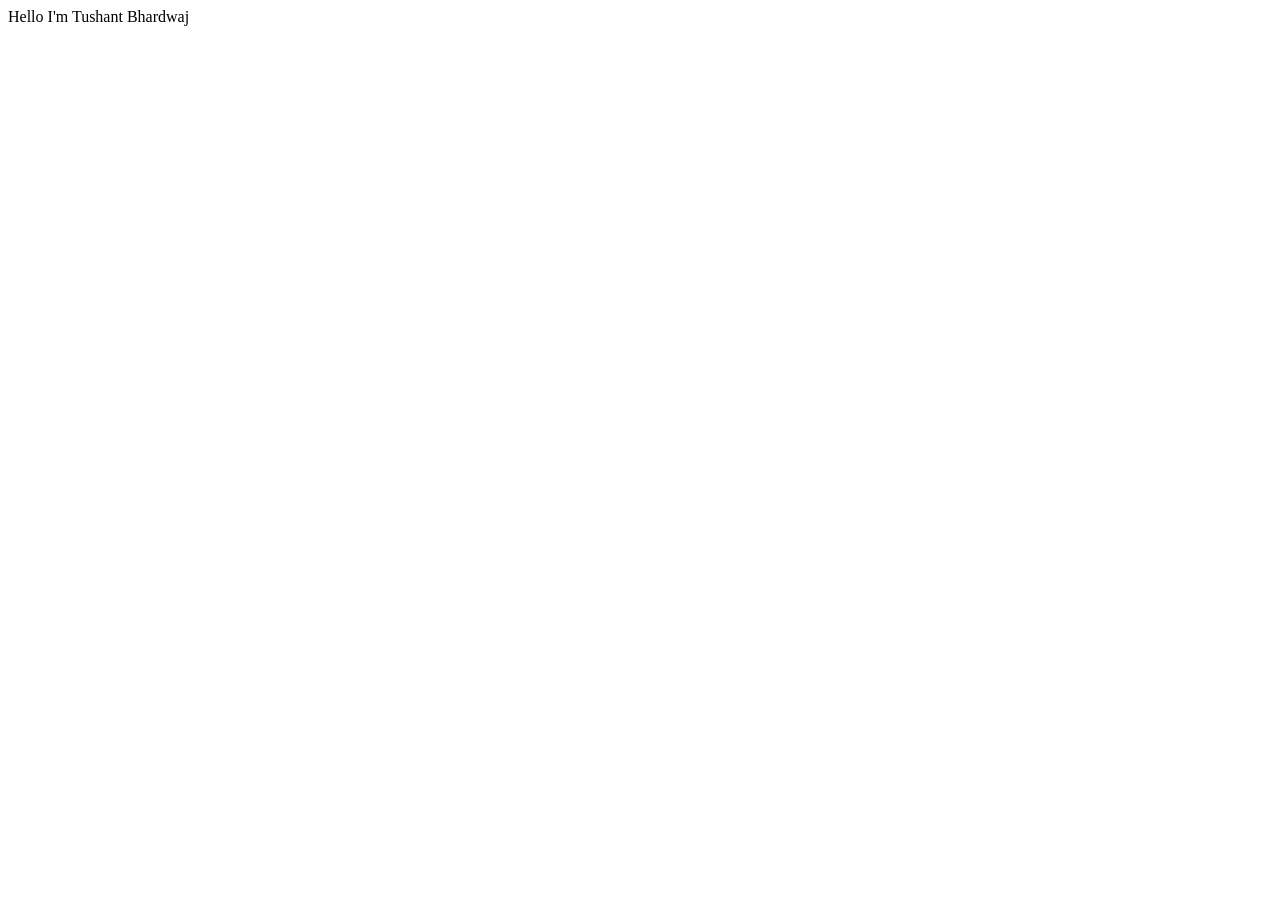
<file: index.html>
<!doctype html>
<html lang="en">
    <head>
        <meta charset="UTF-8" />
        <meta name="viewport" content="width=device-width, initial-scale=1.0" />
        <title>Document</title>
    </head>
    <body>
        Hello I'm Tushant Bhardwaj
    </body>
</html>
</file>
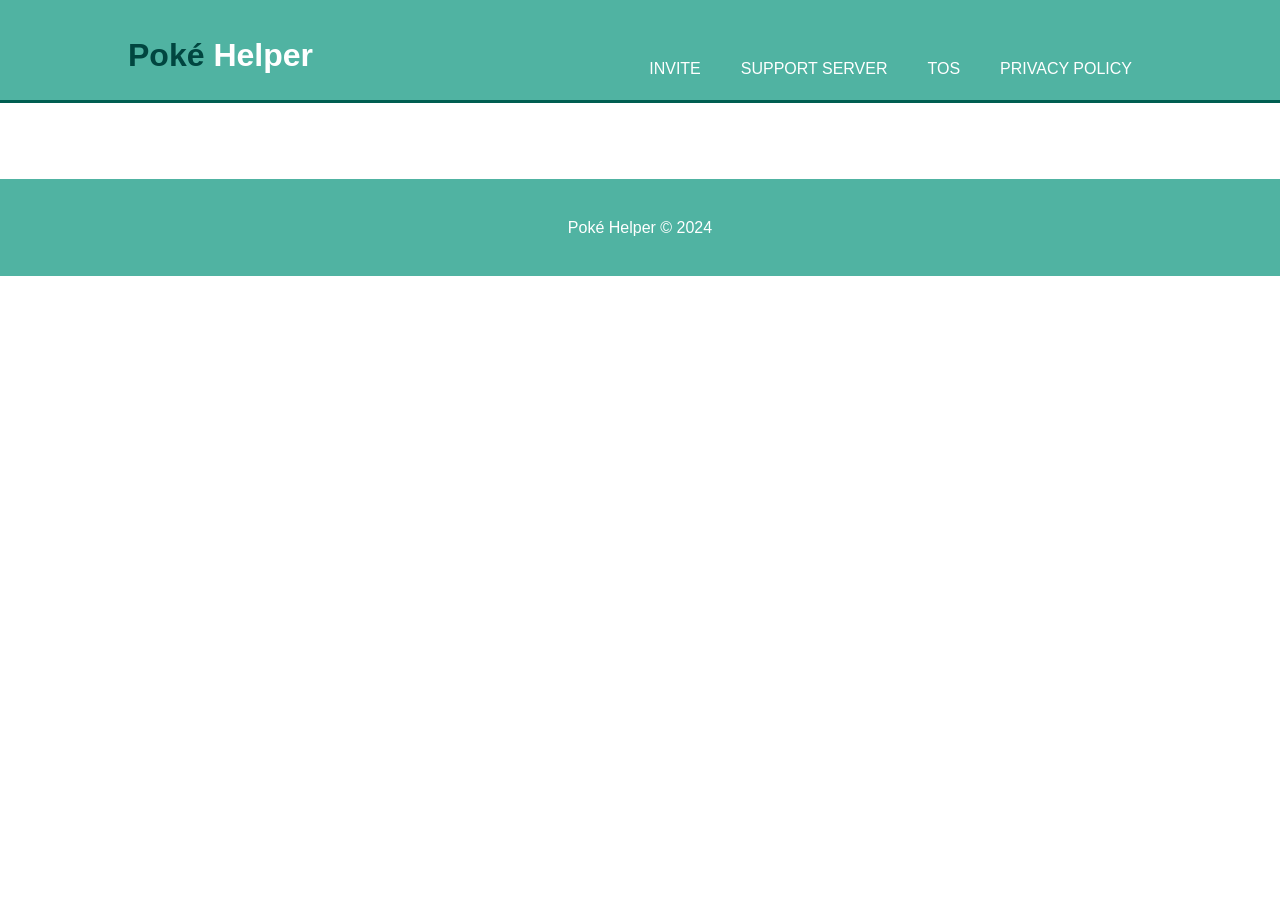
<file: pokehelper/index.html>
<!DOCTYPE html>
<html lang="en">
<head>
    <meta charset="UTF-8">
    <meta name="viewport" content="width=device-width, initial-scale=1.0">
    <title>Poké Helper</title>
    <link rel="shortcut icon" type="image/x-icon" href="icon.png" />
    <link rel="stylesheet" href="style.css">
</head>
<body>
    <header>
        <div class="container">
            <div id="branding">
                <h1><span class="highlight">Poké</span> Helper</h1>
            </div>
            <nav>
                <ul>
                    <li><a href="https://discord.com/oauth2/authorize?client_id=1219565055616749608">Invite</a></li>
                    <li><a href="https://discord.gg/K5Zezkknvr">Support Server</a></li>
                    <li><a href="tos.html">TOS</a></li>
                    <li><a href="pp.html">Privacy Policy</a></li>
                </ul>
            </nav>
        </div>
    </header>

    <section class="privacy-policy">
        <div class="container">
        </div>
    </section>
    <br>
    <footer>
        <p>Poké Helper © 2024</p>
    </footer>
</body> 
</html>
</file>
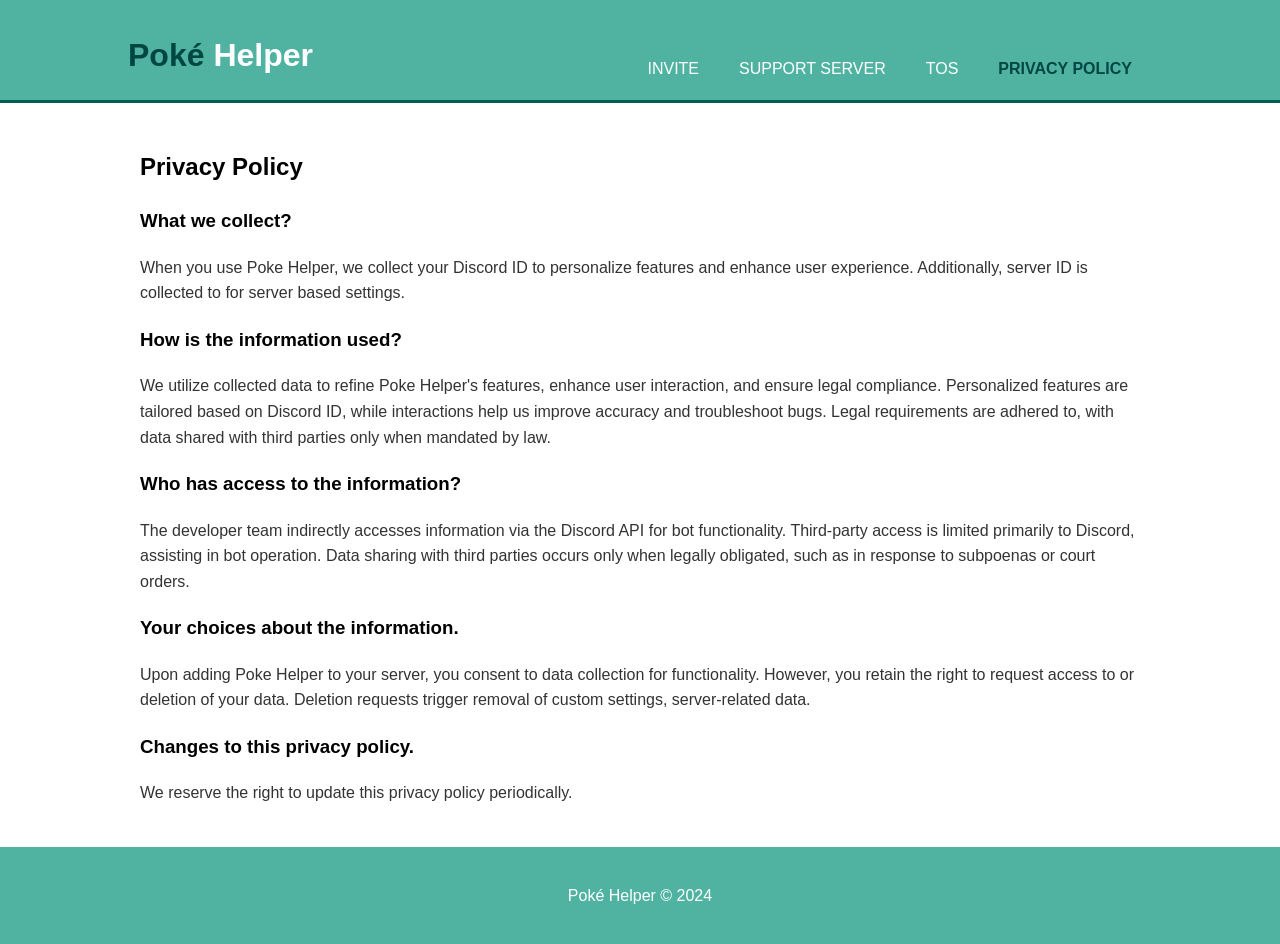
<file: poke-helper/pp.html>
<!DOCTYPE html>
<html lang="en">
<head>
    <meta charset="UTF-8">
    <meta name="viewport" content="width=device-width, initial-scale=1.0">
    <title>Poké Helper</title>
    <link rel="shortcut icon" type="image/x-icon" href="icon.png" />
    <link rel="stylesheet" href="style.css">
</head>
<body>
    <header>
        <div class="container">
            <div id="branding">
                <h1><span class="highlight">Poké</span> Helper</h1>
            </div>
            <nav>
                <ul>
                    <li><a href="https://discord.com/oauth2/authorize?client_id=1219565055616749608">Invite</a></li>
                    <li><a href="https://discord.gg/6faNtfeUc4">Support Server</a></li>
                    <li><a href="tos.html">TOS</a></li>
                    <li class="current"><a href="pp.html">Privacy Policy</a></li>
                </ul>
            </nav>
        </div>
    </header>

    <section class="content-section">
        <div class="container" id="content">
            <h2>Privacy Policy</h2>
            <h3>What we collect?</h3>
            <p>When you use Poke Helper, we collect your Discord ID to personalize features and enhance user experience. Additionally, server ID is collected to for server based settings.</p>
            <h3>How is the information used?</h3>
            <p>We utilize collected data to refine Poke Helper's features, enhance user interaction, and ensure legal compliance. Personalized features are tailored based on Discord ID, while interactions help us improve accuracy and troubleshoot bugs. Legal requirements are adhered to, with data shared with third parties only when mandated by law.</p>
            <h3>Who has access to the information?</h3>
            <p>The developer team indirectly accesses information via the Discord API for bot functionality. Third-party access is limited primarily to Discord, assisting in bot operation. Data sharing with third parties occurs only when legally obligated, such as in response to subpoenas or court orders.</p> 
            <h3>Your choices about the information.</h3>
            <p>Upon adding Poke Helper to your server, you consent to data collection for functionality. However, you retain the right to request access to or deletion of your data. Deletion requests trigger removal of custom settings, server-related data.</p> 
            <h3>Changes to this privacy policy.</h3>
            <p>We reserve the right to update this privacy policy periodically.</p>
        </div>
    </section>
    
    <footer>
        <p>Poké Helper © 2024 </p>
    </footer>
</body>
</html>
</file>
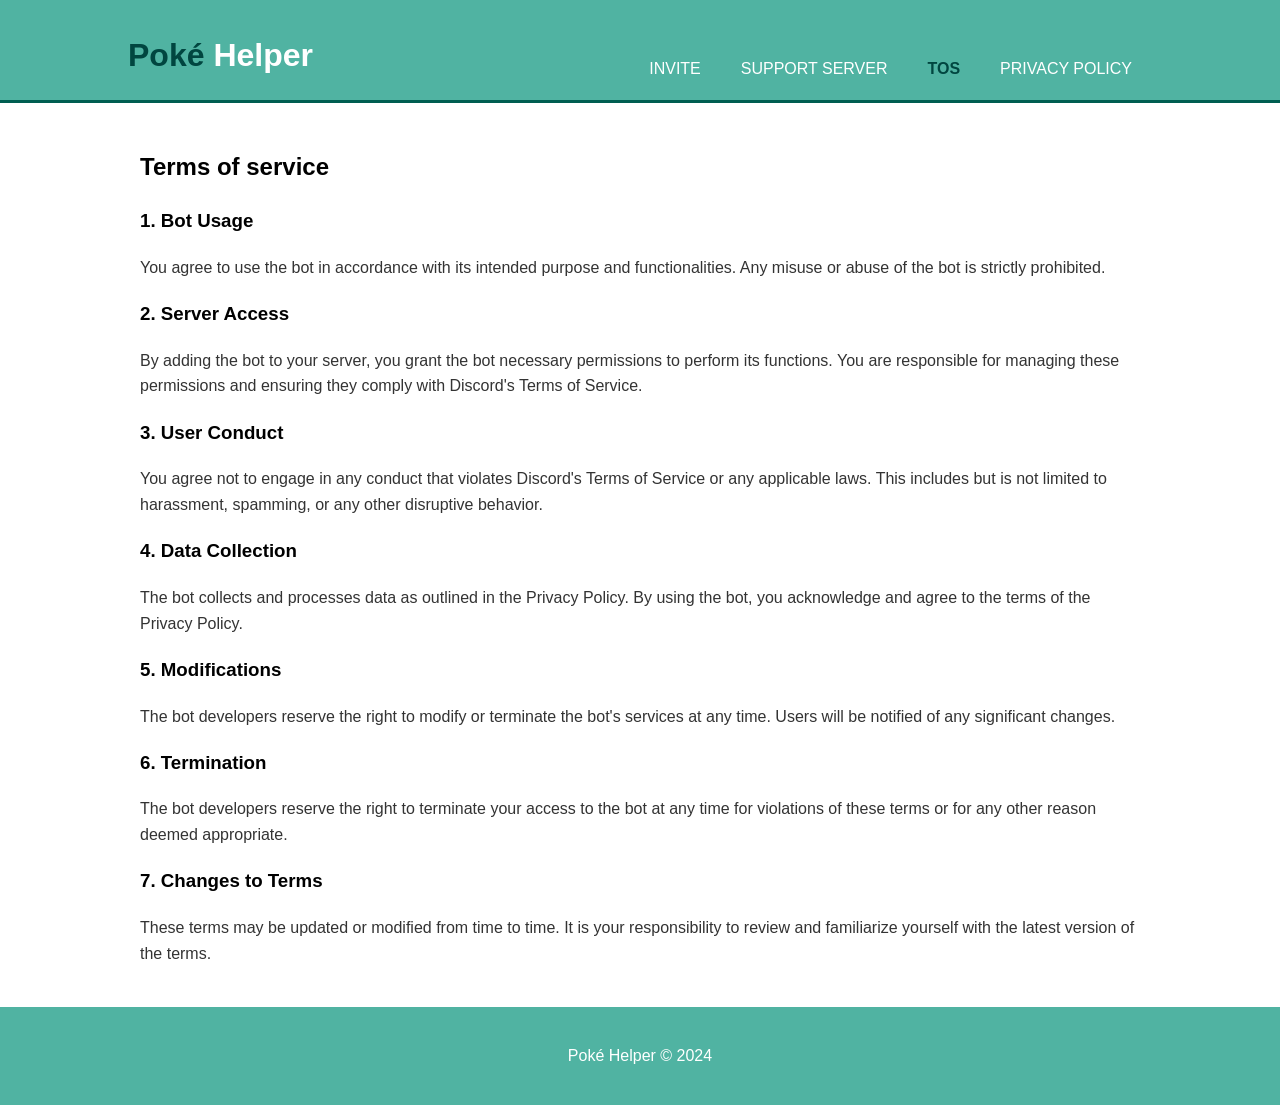
<file: poke-helper/tos.html>
<!DOCTYPE html>
<html lang="en">
<head>
    <meta charset="UTF-8">
    <meta name="viewport" content="width=device-width, initial-scale=1.0">
    <title>Poké Helper</title>
    <link rel="shortcut icon" type="image/x-icon" href="icon.png" />
    <link rel="stylesheet" href="style.css">
</head>
<body>
    <header>
        <div class="container">
            <div id="branding">
                <h1><span class="highlight">Poké</span> Helper</h1>
            </div>
            <nav>
                <ul>
                    <li><a href="https://discord.com/oauth2/authorize?client_id=1219565055616749608">Invite</a></li>
                    <li><a href="https://discord.gg/6faNtfeUc4">Support Server</a></li>
                    <li class="current"><a href="tos.html">TOS</a></li>
                    <li><a href="pp.html">Privacy Policy</a></li>
                </ul>
            </nav>
        </div>
    </header>

    <section class="content-section">
        <div class="container" id="content">
            <h2>Terms of service</h2>
            <h3>1. Bot Usage</h3>
            <p>You agree to use the bot in accordance with its intended purpose and functionalities. Any misuse or abuse of the bot is strictly prohibited.</p>
            <h3>2. Server Access</h3>
            <p>By adding the bot to your server, you grant the bot necessary permissions to perform its functions. You are responsible for managing these permissions and ensuring they comply with Discord's Terms of Service.</p>
            <h3>3. User Conduct</h3>
            <p>You agree not to engage in any conduct that violates Discord's Terms of Service or any applicable laws. This includes but is not limited to harassment, spamming, or any other disruptive behavior.</p>
            <h3>4. Data Collection</h3>
            <p>The bot collects and processes data as outlined in the Privacy Policy. By using the bot, you acknowledge and agree to the terms of the Privacy Policy.</p>
            <h3>5. Modifications</h3>
            <p>The bot developers reserve the right to modify or terminate the bot's services at any time. Users will be notified of any significant changes.</p>
            <h3>6. Termination</h3>
            <p>The bot developers reserve the right to terminate your access to the bot at any time for violations of these terms or for any other reason deemed appropriate.</p>
            <h3>7. Changes to Terms</h3>
            <p>These terms may be updated or modified from time to time. It is your responsibility to review and familiarize yourself with the latest version of the terms.</p>
        </div>
    </section>
    <footer>
        <p>Poké Helper © 2024</p>
    </footer>
</body>
</html>
</file>
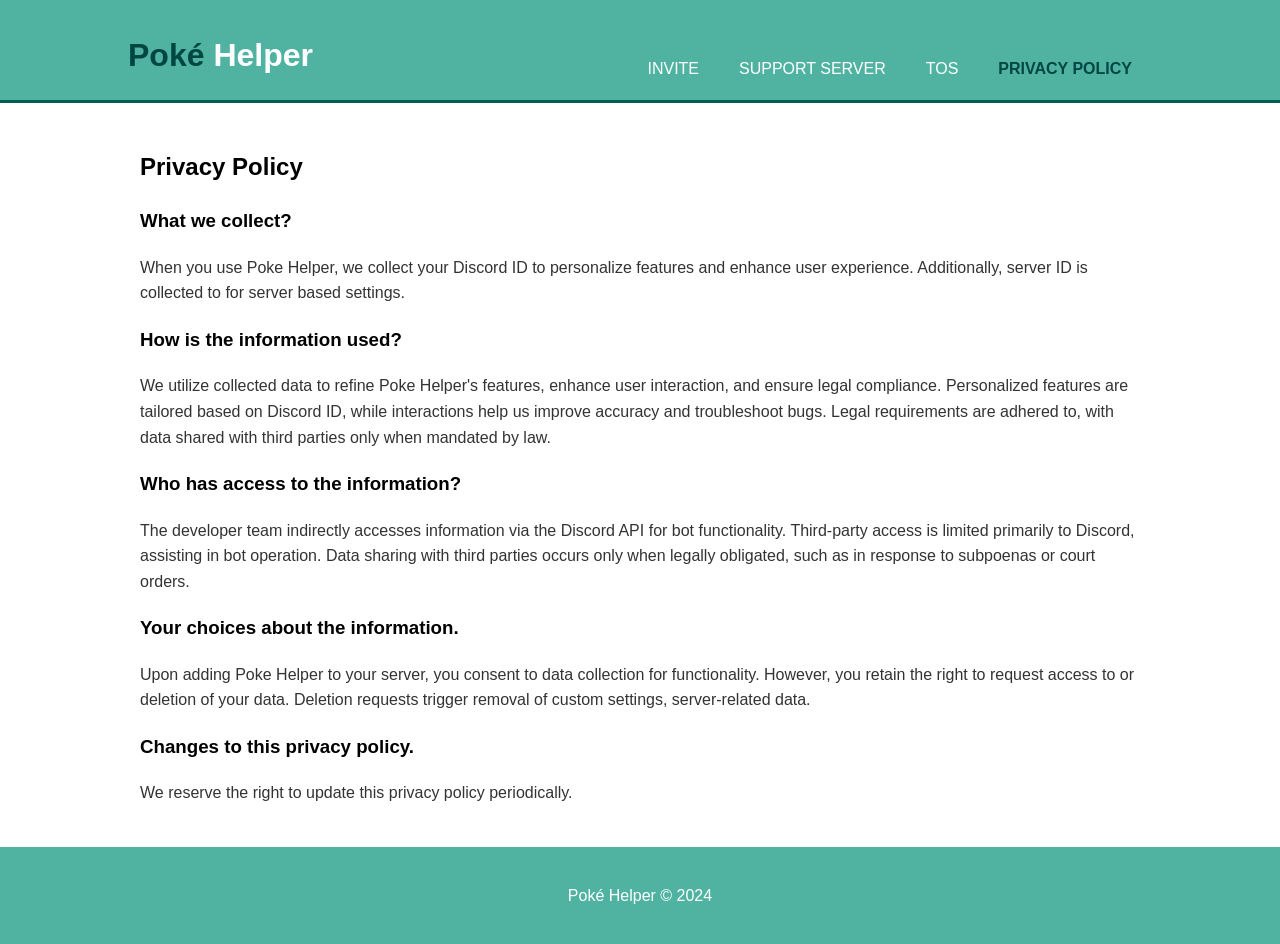
<file: pokehelper/pp.html>
<!DOCTYPE html>
<html lang="en">
<head>
    <meta charset="UTF-8">
    <meta name="viewport" content="width=device-width, initial-scale=1.0">
    <title>Poké Helper</title>
    <link rel="shortcut icon" type="image/x-icon" href="icon.png" />
    <link rel="stylesheet" href="style.css">
</head>
<body>
    <header>
        <div class="container">
            <div id="branding">
                <h1><span class="highlight">Poké</span> Helper</h1>
            </div>
            <nav>
                <ul>
                    <li><a href="https://discord.com/oauth2/authorize?client_id=1219565055616749608">Invite</a></li>
                    <li><a href="https://discord.gg/K5Zezkknvr">Support Server</a></li>
                    <li><a href="tos.html">TOS</a></li>
                    <li class="current"><a href="pp.html">Privacy Policy</a></li>
                </ul>
            </nav>
        </div>
    </header>

    <section class="privacy-policy">
        <div class="container">
            <h2>Privacy Policy</h2>
            <h3>What we collect?</h3>
            <p>When you use Poke Helper, we collect your Discord ID to personalize features and enhance user experience. Additionally, server ID is collected to for server based settings.</p>
            <h3>How is the information used?</h3>
            <p>We utilize collected data to refine Poke Helper's features, enhance user interaction, and ensure legal compliance. Personalized features are tailored based on Discord ID, while interactions help us improve accuracy and troubleshoot bugs. Legal requirements are adhered to, with data shared with third parties only when mandated by law.</p>
            <h3>Who has access to the information?</h3>
            <p>The developer team indirectly accesses information via the Discord API for bot functionality. Third-party access is limited primarily to Discord, assisting in bot operation. Data sharing with third parties occurs only when legally obligated, such as in response to subpoenas or court orders.</p> 
            <h3>Your choices about the information.</h3>
            <p>Upon adding Poke Helper to your server, you consent to data collection for functionality. However, you retain the right to request access to or deletion of your data. Deletion requests trigger removal of custom settings, server-related data.</p> 
            <h3>Changes to this privacy policy.</h3>
            <p>We reserve the right to update this privacy policy periodically.</p>
        </div>
    </section>
    
    <footer>
        <p>Poké Helper © 2024</p>
    </footer>
</body>
</html>
</file>
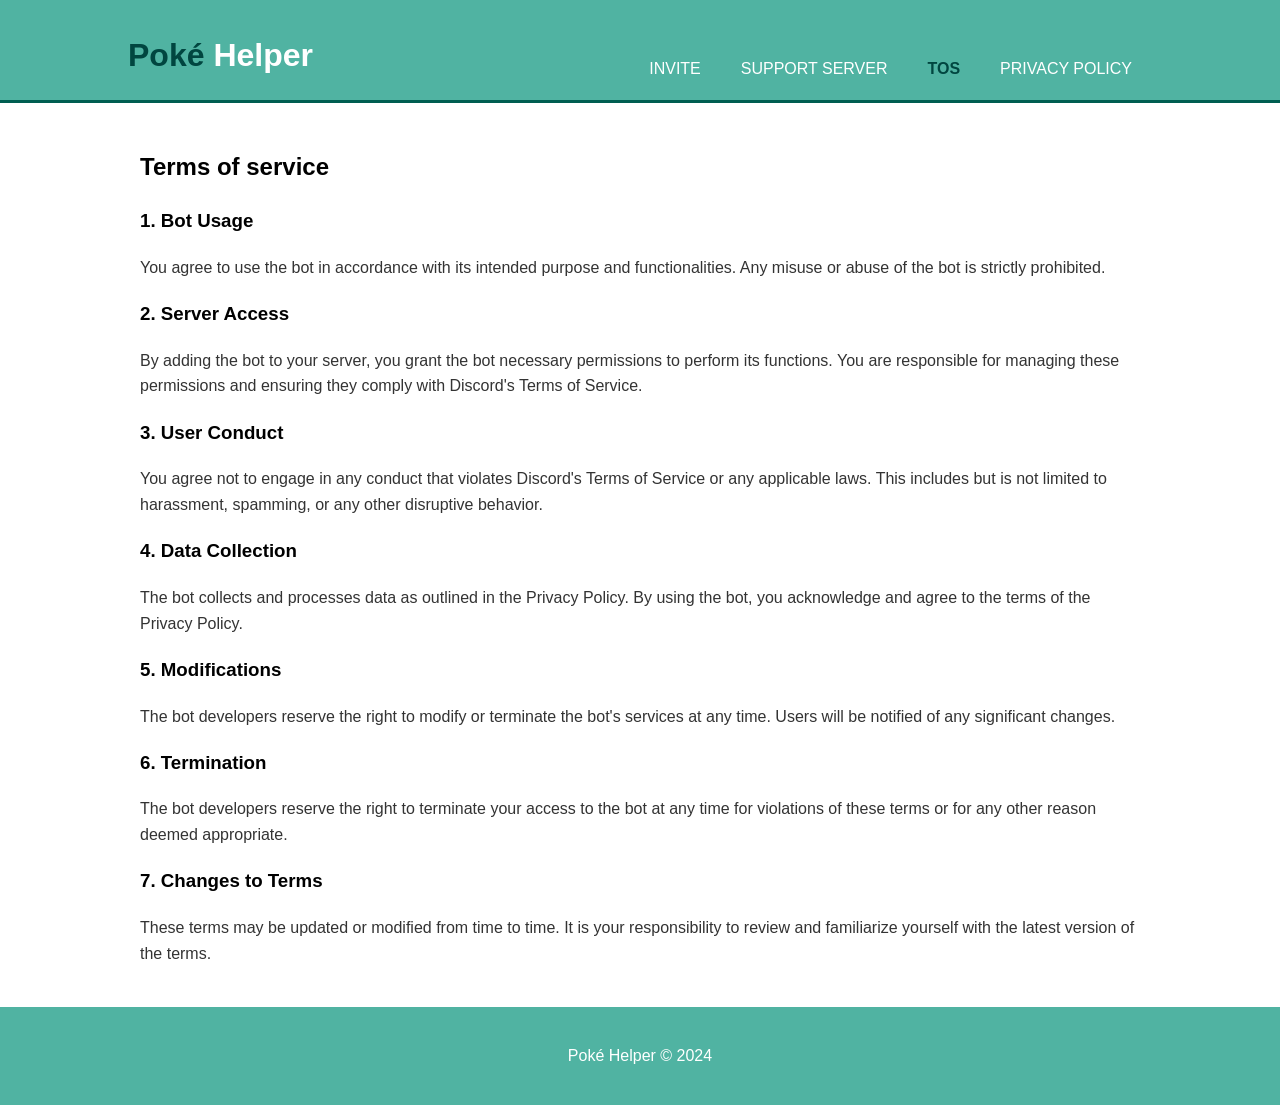
<file: pokehelper/tos.html>
<!DOCTYPE html>
<html lang="en">
<head>
    <meta charset="UTF-8">
    <meta name="viewport" content="width=device-width, initial-scale=1.0">
    <title>Poké Helper</title>
    <link rel="shortcut icon" type="image/x-icon" href="icon.png" />
    <link rel="stylesheet" href="style.css">
</head>
<body>
    <header>
        <div class="container">
            <div id="branding">
                <h1><span class="highlight">Poké</span> Helper</h1>
            </div>
            <nav>
                <ul>
                    <li><a href="https://discord.com/oauth2/authorize?client_id=1219565055616749608">Invite</a></li>
                    <li><a href="https://discord.gg/K5Zezkknvr">Support Server</a></li>
                    <li class="current"><a href="tos.html">TOS</a></li>
                    <li><a href="pp.html">Privacy Policy</a></li>
                </ul>
            </nav>
        </div>
    </header>

    <section class="privacy-policy">
        <div class="container">
            <h2>Terms of service</h2>
            <h3>1. Bot Usage</h3>
            <p>You agree to use the bot in accordance with its intended purpose and functionalities. Any misuse or abuse of the bot is strictly prohibited.</p>
            <h3>2. Server Access</h3>
            <p>By adding the bot to your server, you grant the bot necessary permissions to perform its functions. You are responsible for managing these permissions and ensuring they comply with Discord's Terms of Service.</p>
            <h3>3. User Conduct</h3>
            <p>You agree not to engage in any conduct that violates Discord's Terms of Service or any applicable laws. This includes but is not limited to harassment, spamming, or any other disruptive behavior.</p>
            <h3>4. Data Collection</h3>
            <p>The bot collects and processes data as outlined in the Privacy Policy. By using the bot, you acknowledge and agree to the terms of the Privacy Policy.</p>
            <h3>5. Modifications</h3>
            <p>The bot developers reserve the right to modify or terminate the bot's services at any time. Users will be notified of any significant changes.</p>
            <h3>6. Termination</h3>
            <p>The bot developers reserve the right to terminate your access to the bot at any time for violations of these terms or for any other reason deemed appropriate.</p>
            <h3>7. Changes to Terms</h3>
            <p>These terms may be updated or modified from time to time. It is your responsibility to review and familiarize yourself with the latest version of the terms.</p>
        </div>
    </section>
    <footer>
        <p>Poké Helper © 2024</p>
    </footer>
</body>
</html>
</file>
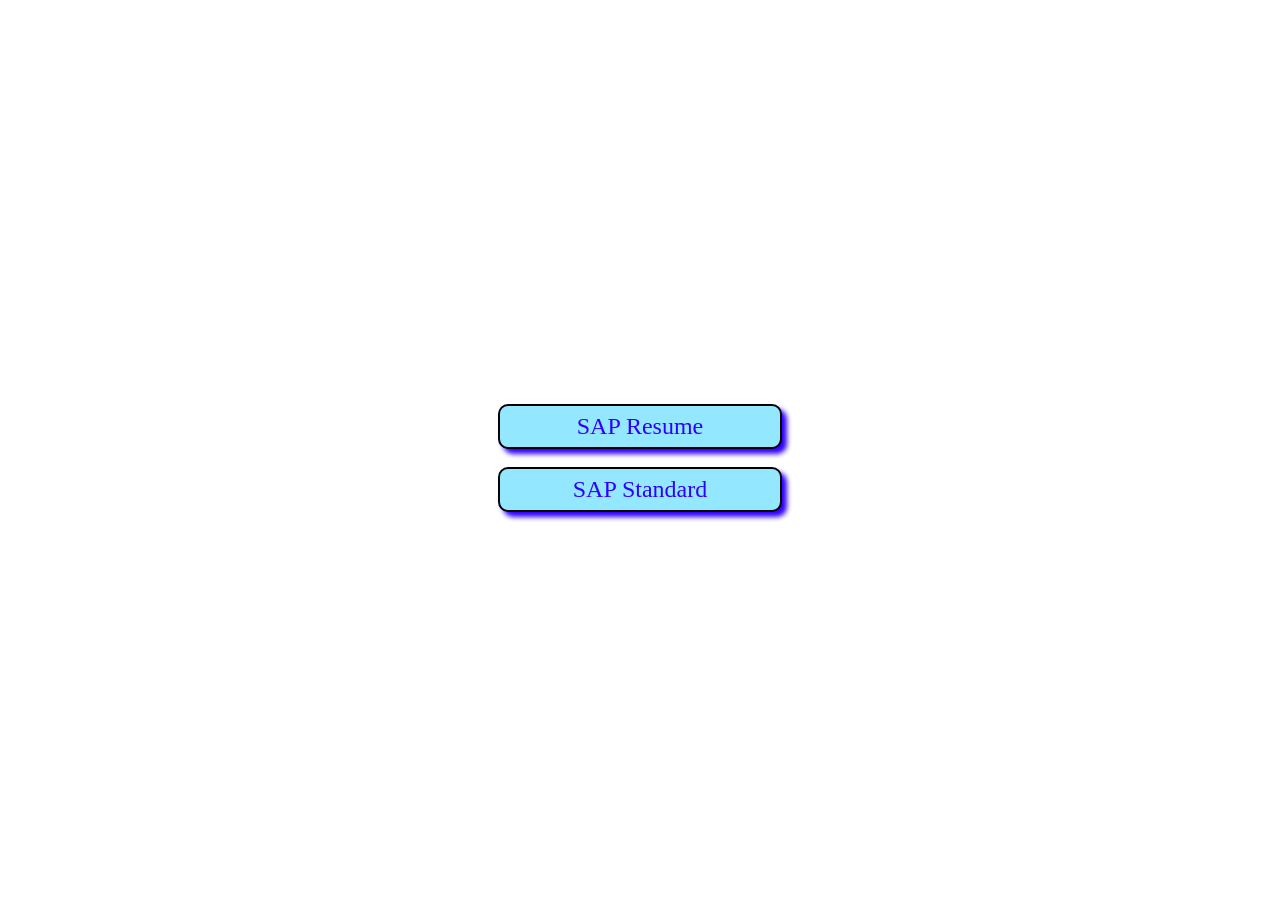
<file: resume/main.html>
<!doctype html>
<html lang="en">
    <head>
        <meta charset="UTF-8" />
        <meta name="viewport" content="width=device-width, initial-scale=1.0" />
        <title>Document</title>

        <style>
            body {
                display: flex;
                align-items: center;
                justify-content: center;
                flex-direction: column;

                font-family: cursive;
                height: 100vh;
            }

            button {
                width: 7.5cm;
                height: 1.2cm;
                text-align: center;
                font-family: "Comic Sans MS", "Comic Sans";
                font-size: 25px;
                background-color: rgb(147, 232, 255);
                border: 2px solid black;
                border-radius: 10px;
                box-shadow: 5px 5px 5px;
                font-size: clamp(1rem, 3vw, 1.5rem);
                color: rgb(47, 0, 255);
            }
            button:active {
                box-shadow: 2px 2px 2px;
                transform: translate(2px, 2px);
                filter: brightness(90%);
            }
        </style>
    </head>
    <body>
        <button onclick="window.location.href = 'sap.html'">SAP Resume</button>
        <br />
        <button onclick="window.location.href = 'tushant_sap_resume.pdf'">SAP Standard</button>
    </body>
</html>
</file>
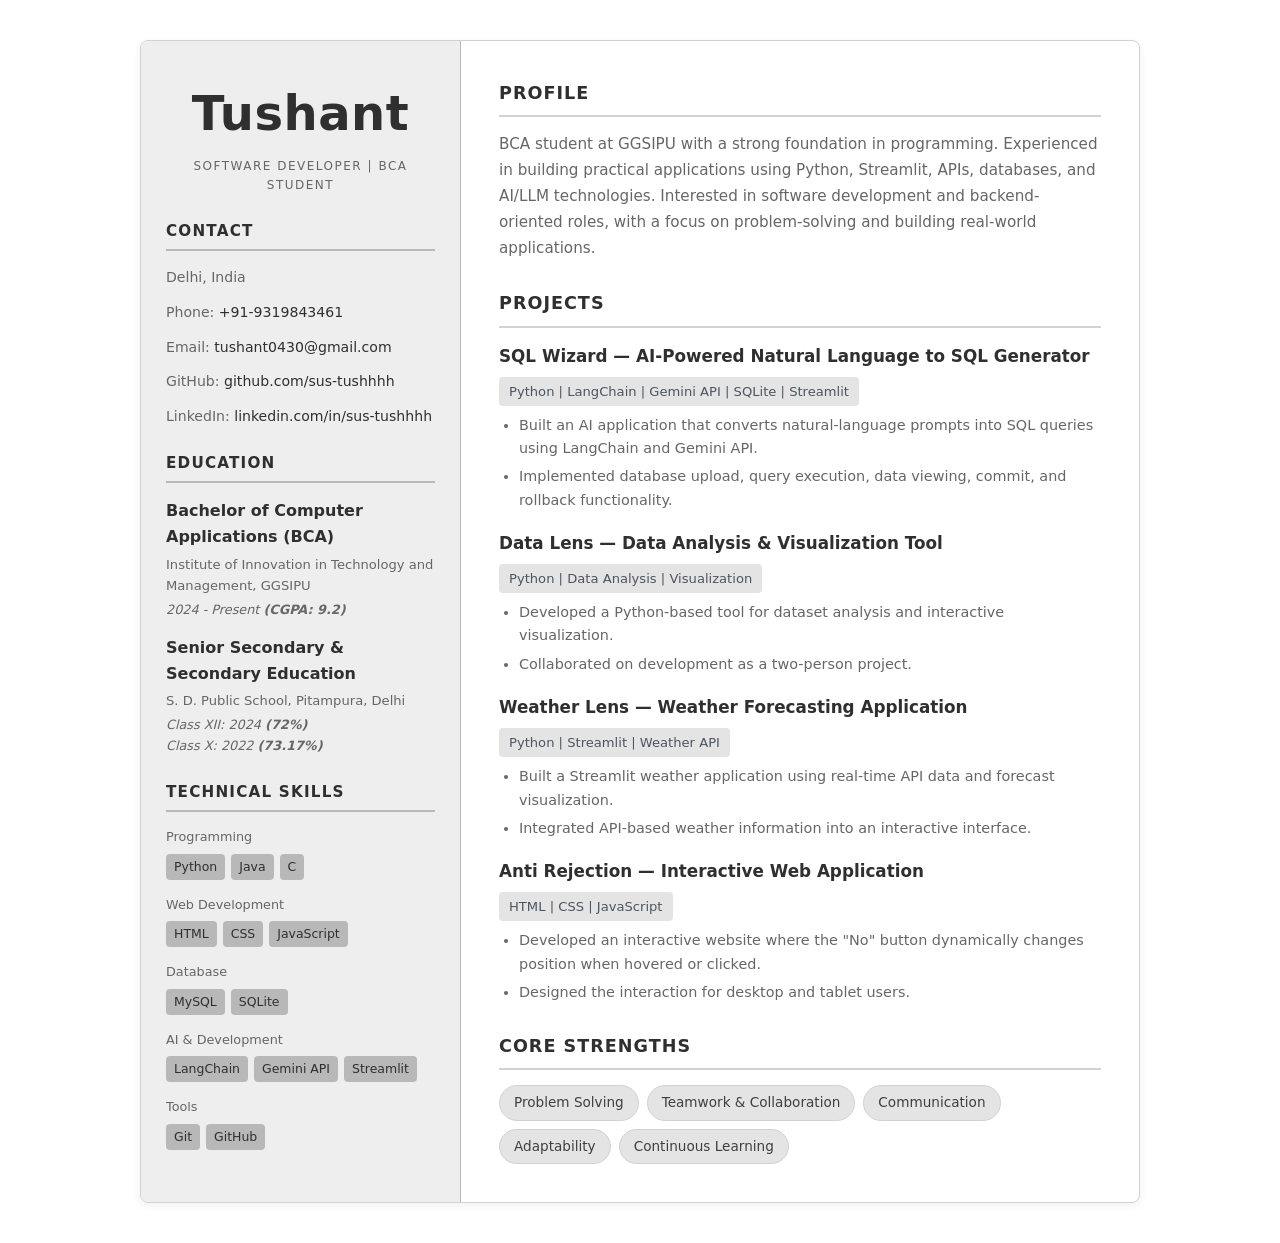
<file: resume/sap.html>
<!doctype html>
<html lang="en">
    <head>
        <meta charset="UTF-8" />
        <meta name="viewport" content="width=device-width, initial-scale=1.0" />
        <title>Tushant - Resume</title>
        <style>
            :root {
                --bg-color: #f5f5f5;
                --container-bg: #ffffff;

                --sidebar-bg: #eeeeee;
                --sidebar-text: #2f2f2f;
                --sidebar-muted: #666666;

                --main-text: #2f2f2f;
                --main-muted: #666666;

                --border-color: #d2d2d2;
                --sidebar-border: #b8b8b8;

                --pill-bg: #e4e4e4;
                --pill-text: #3f3f3f;
            }

            * {
                box-sizing: border-box;
                margin: 0;
                padding: 0;
            }

            body {
                font-family:
                    "Inter",
                    "Segoe UI",
                    system-ui,
                    -apple-system,
                    sans-serif;
                color: var(--main-text);
                line-height: 1.6;
                padding: 40px 20px;
            }

            .resume-container {
                max-width: 1000px;
                margin: 0 auto;
                background-color: var(--container-bg);
                display: grid;
                border: 1px solid var(--border-color);
                grid-template-columns: 320px 1fr;
                box-shadow: 0 3px 10px rgba(0, 0, 0, 0.06);
                border-radius: 8px;
                overflow: hidden;
            }

            /* Sidebar Styling */
            .sidebar {
                background-color: var(--sidebar-bg);
                color: var(--sidebar-text);
                padding: 34px 25px;
                display: flex;
                border-right: 1.5px solid var(--sidebar-border);
                flex-direction: column;
                gap: 24px;
            }

            .profile-container {
                text-align: center;
            }

            .profile-img {
                width: 130px;
                height: 130px;
                border-radius: 50%;
                object-fit: cover;
                border: 4px solid var(--sidebar-border);
                margin-bottom: 20px;
            }

            .profile-name {
                font-size: 3rem;
                font-weight: 700;
                letter-spacing: 0.5px;
                margin-bottom: 5px;
            }

            .profile-title {
                font-size: 0.75rem;
                color: var(--sidebar-muted);
                text-transform: uppercase;
                letter-spacing: 1.5px;
            }

            .sidebar-section {
                display: flex;
                flex-direction: column;
                gap: 15px;
            }

            .sidebar-title {
                font-size: 0.95rem;
                font-weight: 600;
                text-transform: uppercase;
                letter-spacing: 1.2px;
                color: var(--sidebar-text);
                border-bottom: 2px solid var(--sidebar-border);
                padding-bottom: 6px;
            }

            .contact-list,
            .education-list,
            .skills-list {
                list-style: none;
                display: flex;
                flex-direction: column;
                gap: 12px;
                font-size: 0.88rem;
            }

            .contact-item {
                color: var(--sidebar-muted);
                word-break: break-all;
            }

            .contact-item a {
                color: var(--sidebar-text);
                text-decoration: none;
                transition: color 0.2s ease;
            }

            .contact-item a:hover {
                color: #ffffff;
                text-decoration: underline;
            }

            .edu-item {
                display: flex;
                flex-direction: column;
                gap: 4px;
            }

            .edu-degree {
                font-weight: 600;
                color: var(--sidebar-text);
            }

            .edu-institution {
                color: var(--sidebar-muted);
                font-size: 0.82rem;
            }

            .edu-year {
                color: var(--sidebar-muted);
                font-size: 0.8rem;
                font-style: italic;
            }

            .skills-group {
                display: flex;
                flex-direction: column;
                gap: 6px;
                font-size: 0.85rem;
            }

            .skills-category-title {
                color: var(--sidebar-muted);
                font-weight: 500;
                font-size: 0.8rem;
            }

            .skill-badges {
                display: flex;
                flex-wrap: wrap;
                gap: 6px;
            }

            .sidebar-badge {
                background-color: var(--sidebar-border);
                color: var(--sidebar-text);
                padding: 3px 8px;
                border-radius: 4px;
                font-size: 0.78rem;
            }

            /* Main Content Styling */
            .main-content {
                padding: 38px 38px;
                display: flex;
                flex-direction: column;
                gap: 28px;
            }

            .main-section {
                display: flex;
                flex-direction: column;
                gap: 15px;
            }

            .main-title {
                font-size: 1.1rem;
                font-weight: 700;
                text-transform: uppercase;
                letter-spacing: 1px;
                color: var(--main-text);
                border-bottom: 2px solid var(--border-color);
                padding-bottom: 8px;
            }

            .summary-text {
                font-size: 0.95rem;
                color: var(--main-muted);
                line-height: 1.7;
            }

            .projects-container {
                display: flex;
                flex-direction: column;
                gap: 18px;
            }

            .project-card {
                display: flex;
                flex-direction: column;
                gap: 8px;
            }

            .project-header {
                display: flex;
                justify-content: space-between;
                align-items: baseline;
                flex-wrap: wrap;
                gap: 10px;
            }

            .project-title {
                font-size: 1.05rem;
                font-weight: 600;
                color: var(--main-text);
            }

            .project-link {
                font-size: 0.85rem;
                color: var(--main-muted);
                text-decoration: none;
            }

            .project-link:hover {
                text-decoration: underline;
                color: var(--main-text);
            }

            .project-tech {
                font-size: 0.82rem;
                font-weight: 500;
                color: #4b5563;
                background-color: var(--pill-bg);
                padding: 4px 10px;
                border-radius: 4px;
                display: inline-block;
                width: fit-content;
            }

            .project-bullets {
                list-style-type: disc;
                padding-left: 20px;
                display: flex;
                flex-direction: column;
                gap: 5px;
                color: var(--main-muted);
                font-size: 0.9rem;
            }

            .strengths-list {
                display: flex;
                flex-wrap: wrap;
                gap: 8px;
                list-style: none;
            }

            .strength-badge {
                background-color: var(--pill-bg);
                color: var(--pill-text);
                padding: 6px 14px;
                border-radius: 20px;
                font-size: 0.85rem;
                font-weight: 500;
                border: 1px solid var(--border-color);
            }

            @media print {
                @page {
                    size: A4;
                    margin: 0;
                }

                body {
                    padding: 0;
                    background: #ffffff;
                }

                .resume-container {
                    max-width: none;
                    width: 100%;
                    border: 1px solid var(--border-color);
                    border-radius: 0;
                    box-shadow: none;
                }

                .sidebar {
                    border-right: 1.5px solid var(--sidebar-border) !important;
                    background-color: var(--sidebar-bg) !important;
                }

                .project-card,
                .main-section,
                .sidebar-section {
                    break-inside: avoid;
                }

                a {
                    color: inherit;
                    text-decoration: none;
                }

                * {
                    -webkit-print-color-adjust: exact;
                    print-color-adjust: exact;
                }
            }

            /* Responsive View */
            @media (max-width: 768px) {
                .resume-container {
                    grid-template-columns: 1fr;
                }
            }
        </style>
    </head>
    <body>
        <div class="resume-container">
            <!-- Left Sidebar -->
            <aside class="sidebar">
                <div class="profile-container">
                    <h1 class="profile-name">Tushant</h1>
                    <div class="profile-title">Software Developer | BCA Student</div>
                </div>

                <div class="sidebar-section">
                    <h2 class="sidebar-title">Contact</h2>
                    <ul class="contact-list">
                        <li class="contact-item">Delhi, India</li>
                        <li class="contact-item">Phone: <a>+91-9319843461</a></li>
                        <li class="contact-item">
                            Email:
                            <a href="mailto:tushant0430@gmail.com">tushant0430@gmail.com</a>
                        </li>
                        <li class="contact-item">
                            GitHub:
                            <a href="https://github.com/sus-tushhhh" target="_blank"
                                >github.com/sus-tushhhh</a
                            >
                        </li>
                        <li class="contact-item">
                            LinkedIn:
                            <a href="https://www.linkedin.com/in/sus-tushhhh/" target="_blank"
                                >linkedin.com/in/sus-tushhhh</a
                            >
                        </li>
                    </ul>
                </div>

                <div class="sidebar-section">
                    <h2 class="sidebar-title">Education</h2>

                    <div class="edu-item">
                        <div class="edu-degree">Bachelor of Computer Applications (BCA)</div>
                        <div class="edu-institution">
                            Institute of Innovation in Technology and Management, GGSIPU
                        </div>
                        <div class="edu-year">2024 - Present <b>(CGPA: 9.2)</b></div>
                    </div>

                    <div class="edu-item">
                        <div class="edu-degree">Senior Secondary & Secondary Education</div>
                        <div class="edu-institution">S. D. Public School, Pitampura, Delhi</div>
                        <div class="edu-year">
                            Class XII: 2024 <b>(72%)</b>
                            <br />
                            Class X: 2022 <b>(73.17%)</b>
                        </div>
                    </div>
                </div>

                <div class="sidebar-section">
                    <h2 class="sidebar-title">Technical Skills</h2>
                    <div class="skills-group">
                        <span class="skills-category-title">Programming</span>
                        <div class="skill-badges">
                            <span class="sidebar-badge">Python</span>
                            <span class="sidebar-badge">Java</span>
                            <span class="sidebar-badge">C</span>
                        </div>
                    </div>
                    <div class="skills-group">
                        <span class="skills-category-title">Web Development</span>
                        <div class="skill-badges">
                            <span class="sidebar-badge">HTML</span>
                            <span class="sidebar-badge">CSS</span>
                            <span class="sidebar-badge">JavaScript</span>
                        </div>
                    </div>
                    <div class="skills-group">
                        <span class="skills-category-title">Database</span>
                        <div class="skill-badges">
                            <span class="sidebar-badge">MySQL</span>
                            <span class="sidebar-badge">SQLite</span>
                        </div>
                    </div>
                    <div class="skills-group">
                        <span class="skills-category-title">AI & Development</span>
                        <div class="skill-badges">
                            <span class="sidebar-badge">LangChain</span>
                            <span class="sidebar-badge">Gemini API</span>
                            <span class="sidebar-badge">Streamlit</span>
                        </div>
                    </div>
                    <div class="skills-group">
                        <span class="skills-category-title">Tools</span>
                        <div class="skill-badges">
                            <span class="sidebar-badge">Git</span>
                            <span class="sidebar-badge">GitHub</span>
                        </div>
                    </div>
                </div>
            </aside>

            <!-- Main Content Area -->
            <main class="main-content">
                <!-- Summary Section -->
                <section class="main-section">
                    <h2 class="main-title">Profile</h2>
                    <p class="summary-text">
                        BCA student at GGSIPU with a strong foundation in programming. Experienced
                        in building practical applications using Python, Streamlit, APIs, databases,
                        and AI/LLM technologies. Interested in software development and
                        backend-oriented roles, with a focus on problem-solving and building
                        real-world applications.
                    </p>
                </section>

                <!-- Projects Section -->
                <section class="main-section">
                    <h2 class="main-title">Projects</h2>

                    <div class="projects-container">
                        <!-- Project 1 -->
                        <div class="project-card">
                            <div class="project-header">
                                <span class="project-title">
                                    SQL Wizard — AI-Powered Natural Language to SQL Generator
                                </span>
                            </div>

                            <div class="project-tech">
                                Python | LangChain | Gemini API | SQLite | Streamlit
                            </div>

                            <ul class="project-bullets">
                                <li>
                                    Built an AI application that converts natural-language prompts
                                    into SQL queries using LangChain and Gemini API.
                                </li>
                                <li>
                                    Implemented database upload, query execution, data viewing,
                                    commit, and rollback functionality.
                                </li>
                            </ul>
                        </div>

                        <!-- Project 2 -->
                        <div class="project-card">
                            <div class="project-header">
                                <span class="project-title">
                                    Data Lens — Data Analysis & Visualization Tool
                                </span>
                            </div>

                            <div class="project-tech">Python | Data Analysis | Visualization</div>

                            <ul class="project-bullets">
                                <li>
                                    Developed a Python-based tool for dataset analysis and
                                    interactive visualization.
                                </li>
                                <li>Collaborated on development as a two-person project.</li>
                            </ul>
                        </div>

                        <!-- Project 3 -->
                        <div class="project-card">
                            <div class="project-header">
                                <span class="project-title">
                                    Weather Lens — Weather Forecasting Application
                                </span>
                            </div>

                            <div class="project-tech">Python | Streamlit | Weather API</div>

                            <ul class="project-bullets">
                                <li>
                                    Built a Streamlit weather application using real-time API data
                                    and forecast visualization.
                                </li>
                                <li>
                                    Integrated API-based weather information into an interactive
                                    interface.
                                </li>
                            </ul>
                        </div>

                        <!-- Project 4 -->
                        <div class="project-card">
                            <div class="project-header">
                                <span class="project-title">
                                    Anti Rejection — Interactive Web Application
                                </span>
                            </div>

                            <div class="project-tech">HTML | CSS | JavaScript</div>

                            <ul class="project-bullets">
                                <li>
                                    Developed an interactive website where the "No" button
                                    dynamically changes position when hovered or clicked.
                                </li>
                                <li>Designed the interaction for desktop and tablet users.</li>
                            </ul>
                        </div>
                    </div>
                </section>

                <!-- Core Strengths Section -->
                <section class="main-section">
                    <h2 class="main-title">Core Strengths</h2>
                    <ul class="strengths-list">
                        <li class="strength-badge">Problem Solving</li>
                        <li class="strength-badge">Teamwork & Collaboration</li>
                        <li class="strength-badge">Communication</li>
                        <li class="strength-badge">Adaptability</li>
                        <li class="strength-badge">Continuous Learning</li>
                    </ul>
                </section>
            </main>
        </div>
    </body>
</html>
</file>
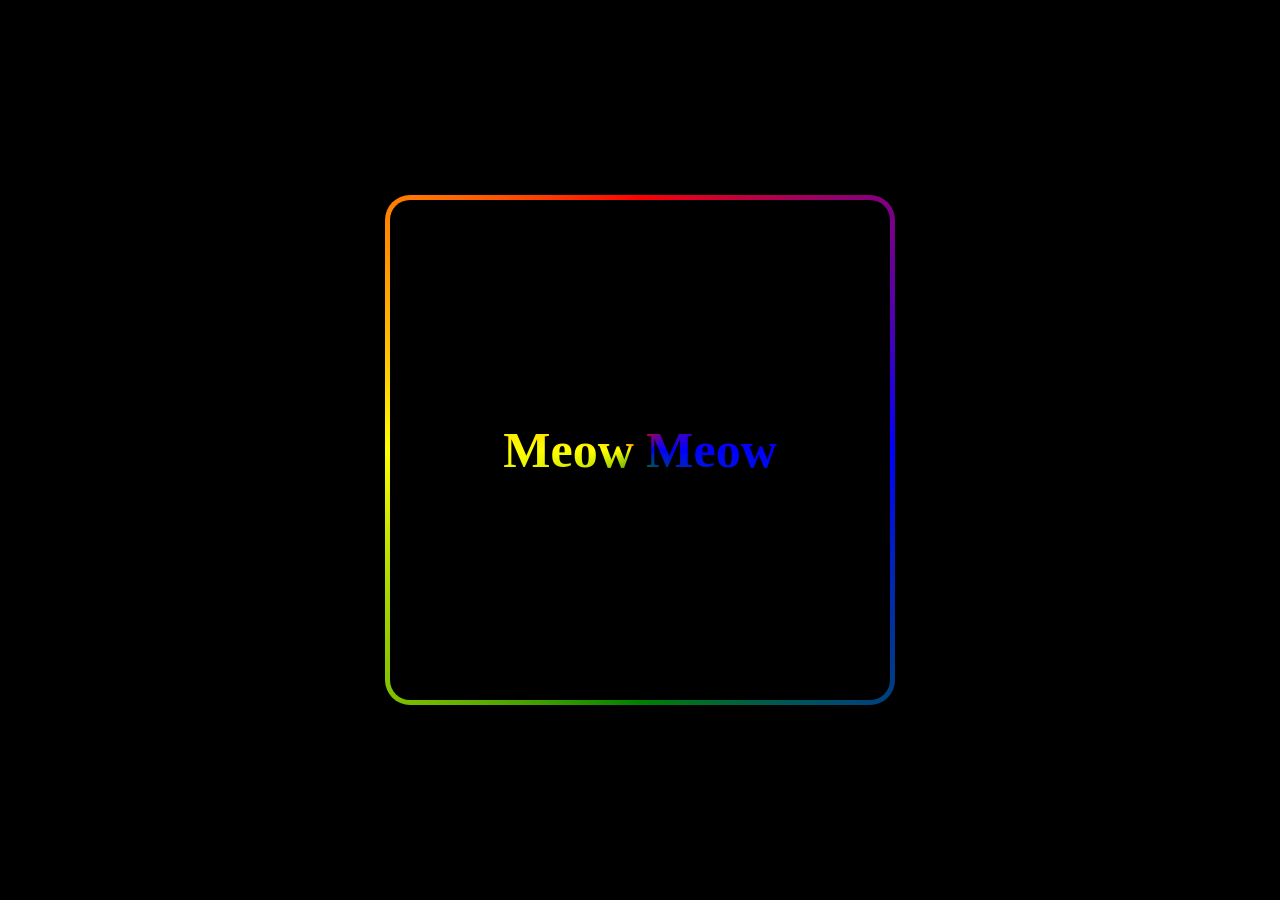
<file: personal/side-projects/edge_lighting.html>
<html>
<head>
    <style>
        body{
            background-color: black;
            display: grid;
            place-content: center;
        }

        @property --angle{
            syntax: '<angle>';
            initial-value: 0deg;
            inherits: false;
        }
        .container{
            background-image: conic-gradient(from var(--angle), red, blue , green, yellow, red);
            height: 500px;
            width: 500px;
            padding: 5px;
            border-radius: 25px;
            display: grid;
            place-items: center;
            animation: 2s spin linear infinite;
        }
        @keyframes spin{
            from{
                --angle: 0deg;
            }to{
                --angle: 360deg;
            }
        }
        .children{
            background-color: black;
            height: 500px;
            width: 500px;
            border-radius: 20px;
            display: grid;
            place-items: center;
        }
        h1{
            background-image: conic-gradient(from var(--angle), red, blue , green, yellow, red);
            background-clip: text;
            color: transparent;
            font-family: cursive;
            font-size: 50px;
            animation: 2s spin linear infinite;
        }
    
    </style>
</head>
<body>
    <div class="container">
        <div class="children">
            <h1>Meow Meow</h1>
        </div>
    </div>
</body>
</html>
</file>
<file: pokehelper/style.css>
body {
    font-family: 'Segoe UI', Tahoma, Geneva, Verdana, sans-serif;
    line-height: 1.6;
    margin: 0;
    padding: 0;
    background-image: url("https://e1.pxfuel.com/desktop-wallpaper/302/432/desktop-wallpaper-pokemon-scenery-pokemon-landscape.jpg");
    background-size: 100%;
    color: #333;
}
.container {
    width: 80%;
    margin: auto;
    overflow: hidden;
}
header {
    background: #50b3a2;
    color: #ffffff;
    padding-top: 30px;
    min-height: 70px;
    border-bottom: #005e51 3px solid;
}
header a {
    color: #ffffff;
    text-decoration: none;
    text-transform: uppercase;
    font-size: 16px;
}
header ul {
    padding: 0;
    list-style: none;
}
header li {
    float: left;
    display: inline;
    padding: 0 20px 0 20px;
}
header #branding {
    float: left;
}
header #branding h1 {
    margin: 0;
}
header nav {
    float: right;
    margin-top: 10px;
}
header .highlight, header .current a {
    color: #014640;
    font-weight: bold;
}
header a:hover {
    color: #ffffff;
    font-weight: bold;
}
.privacy-policy {
    padding: 15px;
    background: #ffffff;
    margin-top: 10px;
    margin-bottom: 10px;
}
.privacy-policy h2, .privacy-policy h3 {
    color: #000000;
}
footer {
    padding: 20px;
    color: #ffffff;
    background: #50b3a2;
    text-align: center;
}
</file>
<file: poke-helper/style.css>
body {
    font-family: 'Segoe UI', Tahoma, Geneva, Verdana, sans-serif;
    line-height: 1.6;
    margin: 0;
    padding: 0;
    background-image: url("https://e1.pxfuel.com/desktop-wallpaper/302/432/desktop-wallpaper-pokemon-scenery-pokemon-landscape.jpg");
    background-size: 100%;
    color: #333;
}
.container {
    width: 80%;
    margin: auto;
    overflow: hidden;
}

header {
    background: #50b3a2;
    color: #ffffff;
    padding-top: 30px;
    min-height: 70px;
    border-bottom: #005e51 3px solid;
}
header a {
    color: #ffffff;
    text-decoration: none;
    text-transform: uppercase;
    font-size: 16px;
}
header ul {
    padding: 0;
    list-style: none;
}
header li {
    float: left;
    display: inline;
    padding: 0 20px 0 20px;
}
header #branding {
    float: left;
}
header #branding h1 {
    margin: 0;
}
header nav {
    float: right;
    margin-top: 10px;
}
header .highlight, header .current a {
    color: #014640;
    font-weight: bold;
}
header a:hover {
    color: #ffffff;
    font-weight: bold;
}
.content-section {
    padding: 15px;
    background: #ffffff;
    margin-top: 10px;
    margin-bottom: 10px;
}
.content-section h2, .content-section h3 {
    color: #000000;
}
footer {
    padding: 20px;
    color: #ffffff;
    background: #50b3a2;
    text-align: center;
}
</file>
